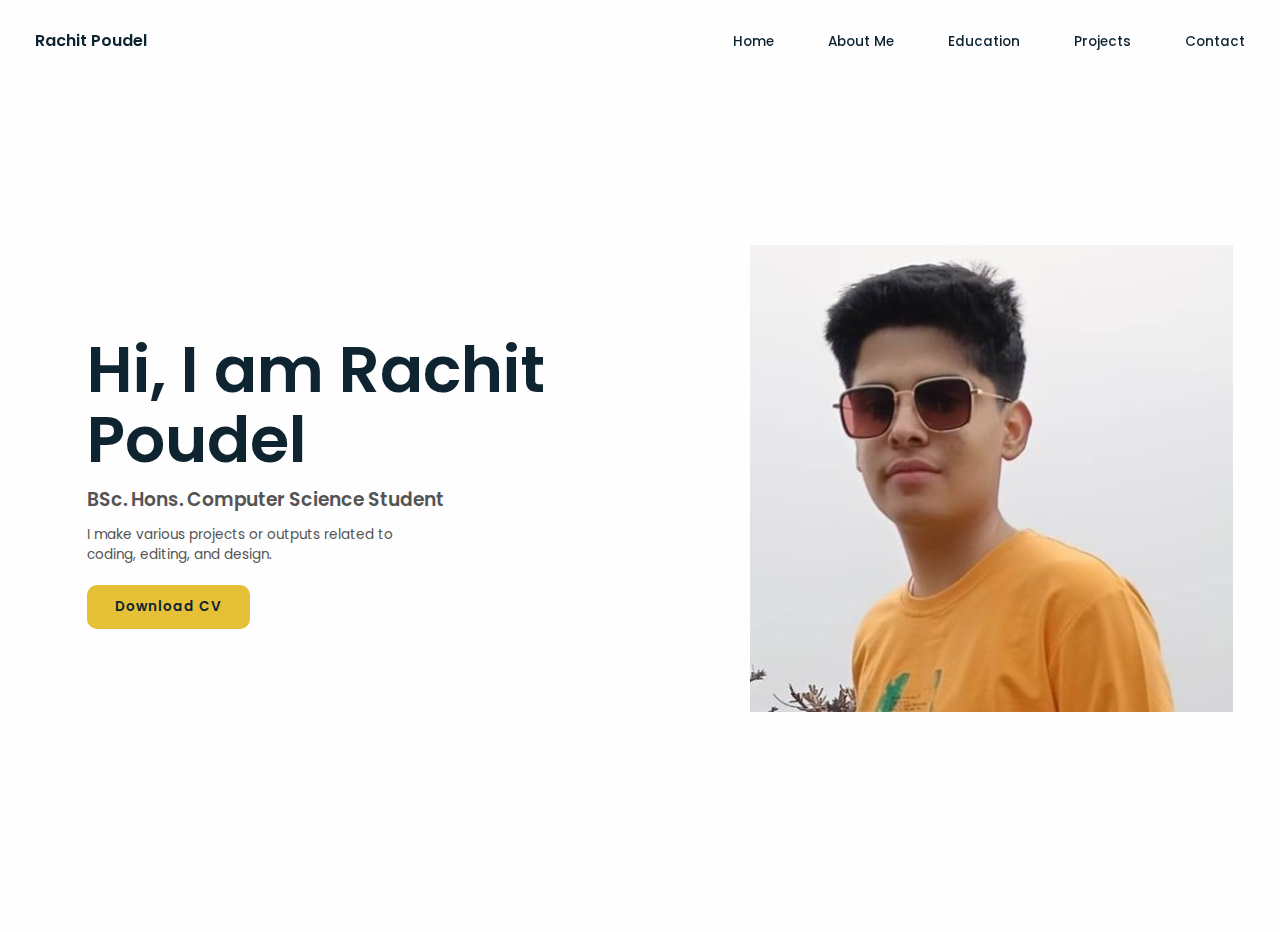
<file: index.html>
<!DOCTYPE html>
<html lang= "en" dir="ltr">
    <head>
        <meta charset= "utf-8">
        <meta name= "viewport" content = "width=device-width, initial-scale=1.0">
        <title> Personal Website</title>
        <link rel= "stylesheet" href="style.css">
        <script src="script.js">
        </script>  
    </head>
    <body>
        <header>
            <nav>
                <div class= "nav-bar">
                    <a href= "index.html" class="logo"> Rachit Poudel</a>
                    <div class= "navigation">
                        <div class= "nav-items">
                            <a href= "index.html">Home</a>
                            <a href= "about me.html">About Me</a>
                            <a href= "education.html">Education</a>
                            <a href= "projects.html">Projects</a>
                            <a href= "contact.html" class="contact">Contact</a>
                        </div>
                    </div>
                </div>
            </nav>
        </header>

        <section class="home flex-center" id="home">
        <div class = "home-container">
            <div class = "media-icons">
                <a href="https://www.facebook.com/rachit.poudel.50"><i class="fab fa-facebook-f"></i></a>
                <a href="https://github.com/rachitpoudel101"><i class="fa-brands fa-github"></i></a>
                <a href="https://rachit74.wordpress.com/"><i class="fa-brands fa-wordpress"></i></a>
            </div>
            <div class="info">
                <h2> Hi, I am Rachit Poudel</h2>
                <h3> BSc. Hons. Computer Science Student</h3>
                <p> I make various projects or outputs related to coding, editing, and design.</p>
                <a href="Rachit_cv.pdf" class= "btn"> Download CV<i class= "fas fa-download"></i></a>
            </div>
            <div class="home-img">
                <img src="Personal_pic1.0.jpg" alt="Rachit Poudel">
            </div>
        </div>
            <!-- <a href="about me.html" class="scroll-down"> Next Page <i class ="fas fa-arrow-right"></i></a> -->
        </section>        
    </body>
</html>
</file>
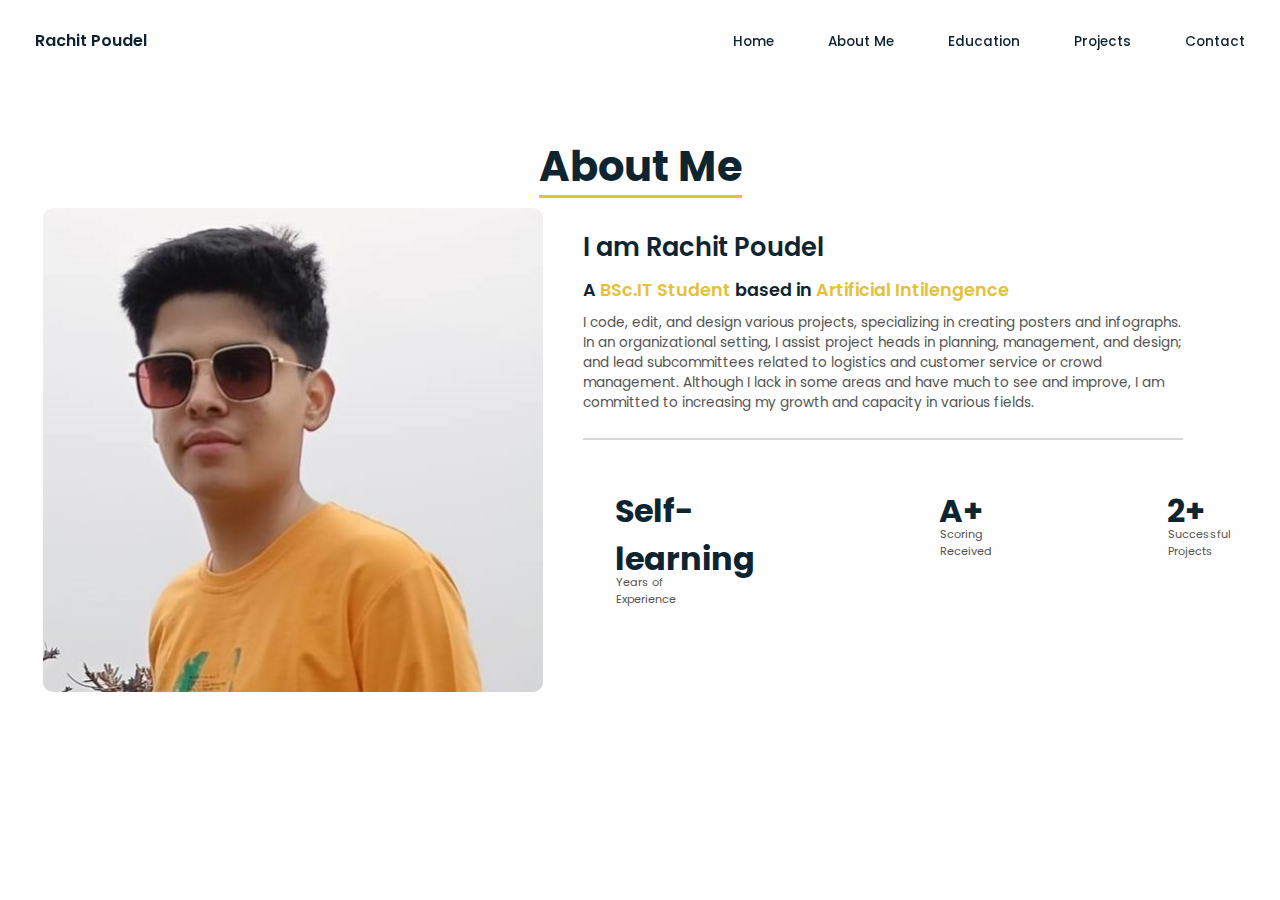
<file: about me.html>
<!DOCTYPE html>
<html lang= "en" dir="ltr">
    <head>
        <meta charset= "utf-8">
        <meta name= "viewport" content = "width=device-width, initial-scale=1.0">
        <title> Personal Website</title>
        <link rel= "stylesheet" href="style.css">
    </head>
    <body>
        <header>
            <nav>
                <div class= "nav-bar">
                    <a href= "index.html" class="logo"> Rachit Poudel </a>
                    <div class= "navigation">
                        <div class= "nav-items">
                            <a href= "index.html">Home</a>
                            <a href= "about me.html">About Me</a>
                            <a href= "education.html">Education</a>
                            <a href= "projects.html">Projects</a>
                            <a href= "contact.html" class="contact">Contact</a>
                        </div>
                    </div>
                </div>
            </nav>
        </header>

        <section class="about-me section" id= "about-me">
            <div class="container flex-center">
                <h1 class="section-title-01">About Me</h1>
                <div class= "content flex-center">
                    <div class = "about-me-img">
                        <img src="Personal_pic1.0.jpg" alt="Rachit Poudel">
                    </div>
                    <div class="about-me-info">
                        <div class="description">
                            <h3>I am Rachit Poudel</h3>
                            <h4> A <span>BSc.IT Student</span> based in <span>Artificial Intilengence</span></h4>
                            <p>I code, edit, and design various projects, specializing in creating posters and infographs. In an organizational setting, I assist project heads in planning, management, and design; and lead subcommittees related to logistics and customer service or crowd management. Although I lack in some areas and have much to see and improve, I am committed to increasing my growth and capacity in various fields.</p>
                        </div>
                        <ul class= "achievements-list">
                            <li class= "list-item">
                                <h3> Self-learning </h3>
                                <span> Years of <br> Experience </span>
                            </li>
                            <li class= "list-item">
                                <h3> A+ </h3>
                                <span> Scoring <br> Received </span>
                            </li>
                            <li class= "list-item">
                                <h3>2+</h3>
                                <span> Successful <br> Projects </span>
                            </li>
                        </ul>
                    </div>
                </div>
            </div>
        </section>
        <script src="script.js"></script>
    </body>
    </html>
</file>
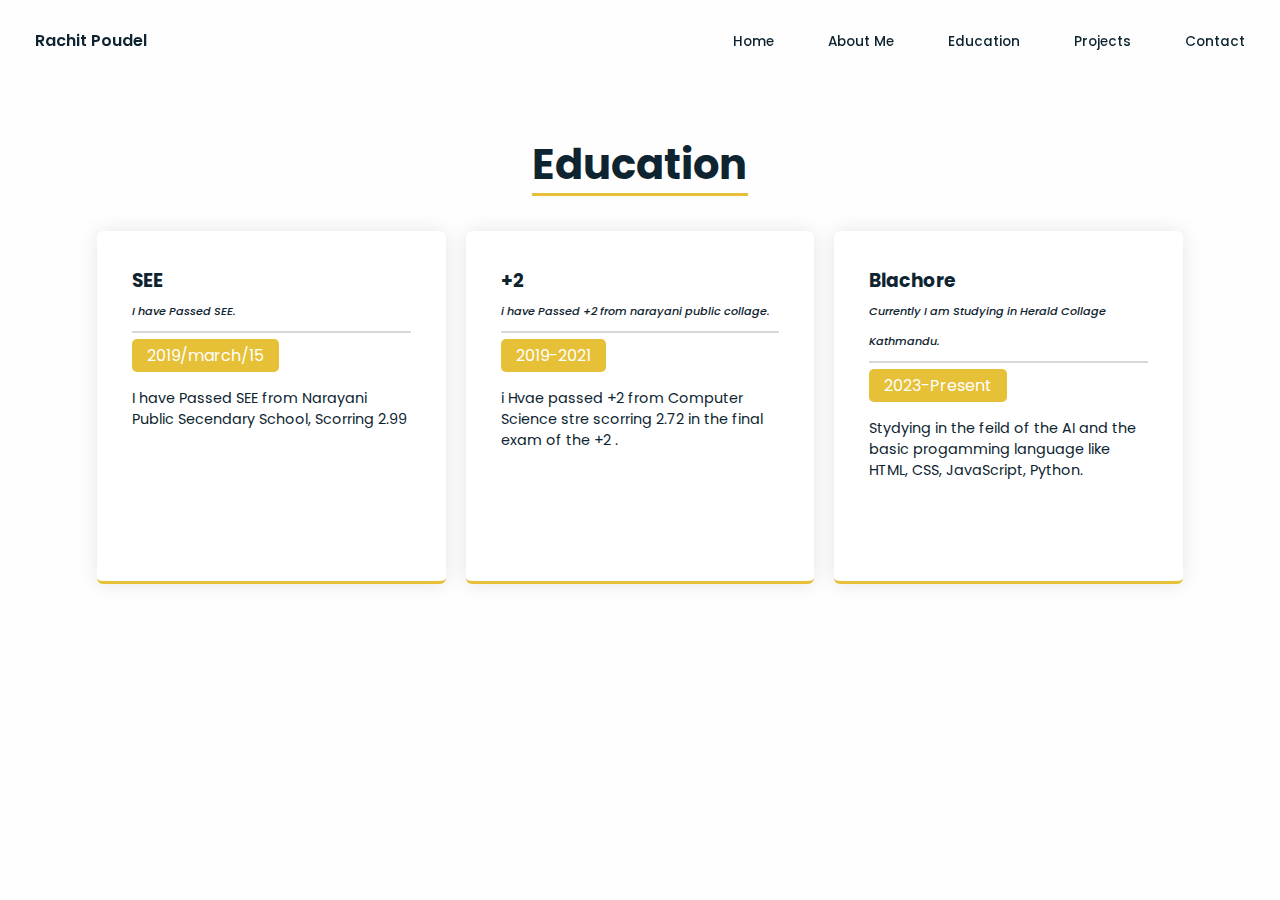
<file: education.html>
<!DOCTYPE html>
<html lang= "en" dir="ltr">
    <head>
        <meta charset= "utf-8">
        <meta name= "viewport" content = "width=device-width, initial-scale=1.0">
        <title> Personal Website</title>
        <link rel= "stylesheet" href="style.css">
    </head>
    <body>
        <header>
            <nav>
                <div class= "nav-bar">
                    <a href= "index.html" class="logo"> Rachit Poudel </a>
                    <div class= "navigation">
                        <div class= "nav-items">
                            <a href= "index.html">Home</a>
                            <a href= "about me.html">About Me</a>
                            <a href= "education.html">Education</a>
                            <a href= "projects.html">Projects</a>
                            <a href= "contact.html" class="contact">Contact</a>
                        </div>
                    </div>
                </div>
            </nav>
        </header>

        <section class="education section" id= "education">
            <div class="container flex-center">
                <h1 class="section-title-03">Education</h1>
                <div class= "content">
                    <div class="education-info">
                        <div class="education-card">
                            <div class= "upper1">
                                <h3>SEE</h3>
                                <h5>I have Passed SEE.</h5>
                            </div>
                            <div class="hr1"></div>
                                <h4><label>2019/march/15</label></h4>
                                <p>I have Passed SEE from Narayani Public Secendary School, Scorring 2.99</p>
                        </div>
                         <div class="education-card">
                            <div class= "upper1">
                                <h3> +2 </h3>
                                <h5> i have Passed +2 from narayani public collage.</h5>
                            </div>
                            <div class="hr1"></div>
                                <h4><label>2019-2021 </label></h4>
                                <p>i Hvae passed +2 from Computer Science stre scorring 2.72 in the final exam of the +2  .</p>
                        </div>
                         <div class="education-card">
                            <div class= "upper1">
                                <h3>Blachore</h3>
                                <h5>Currently I am Studying in Herald Collage Kathmandu.</h5>
                            </div>
                            <div class="hr1"></div>
                                <h4><label>2023-Present</label></h4>
                                <p>Stydying in the feild of the AI and the basic progamming language like HTML, CSS, JavaScript, Python.</p>
                        </div>
                    </div>
                </div>
            </div>
        </section>
        <script src="script.js"></script>
       
        <script type="text/javascript">
            $(window).on("scroll",function(){
                if ($(window).scrollTop()){
                    $('header').addClass('sticky');
                }
                else{
                    $('header').removeClass('sticky');
                }
            });          
        </script>
    </body>
</html>
</file>
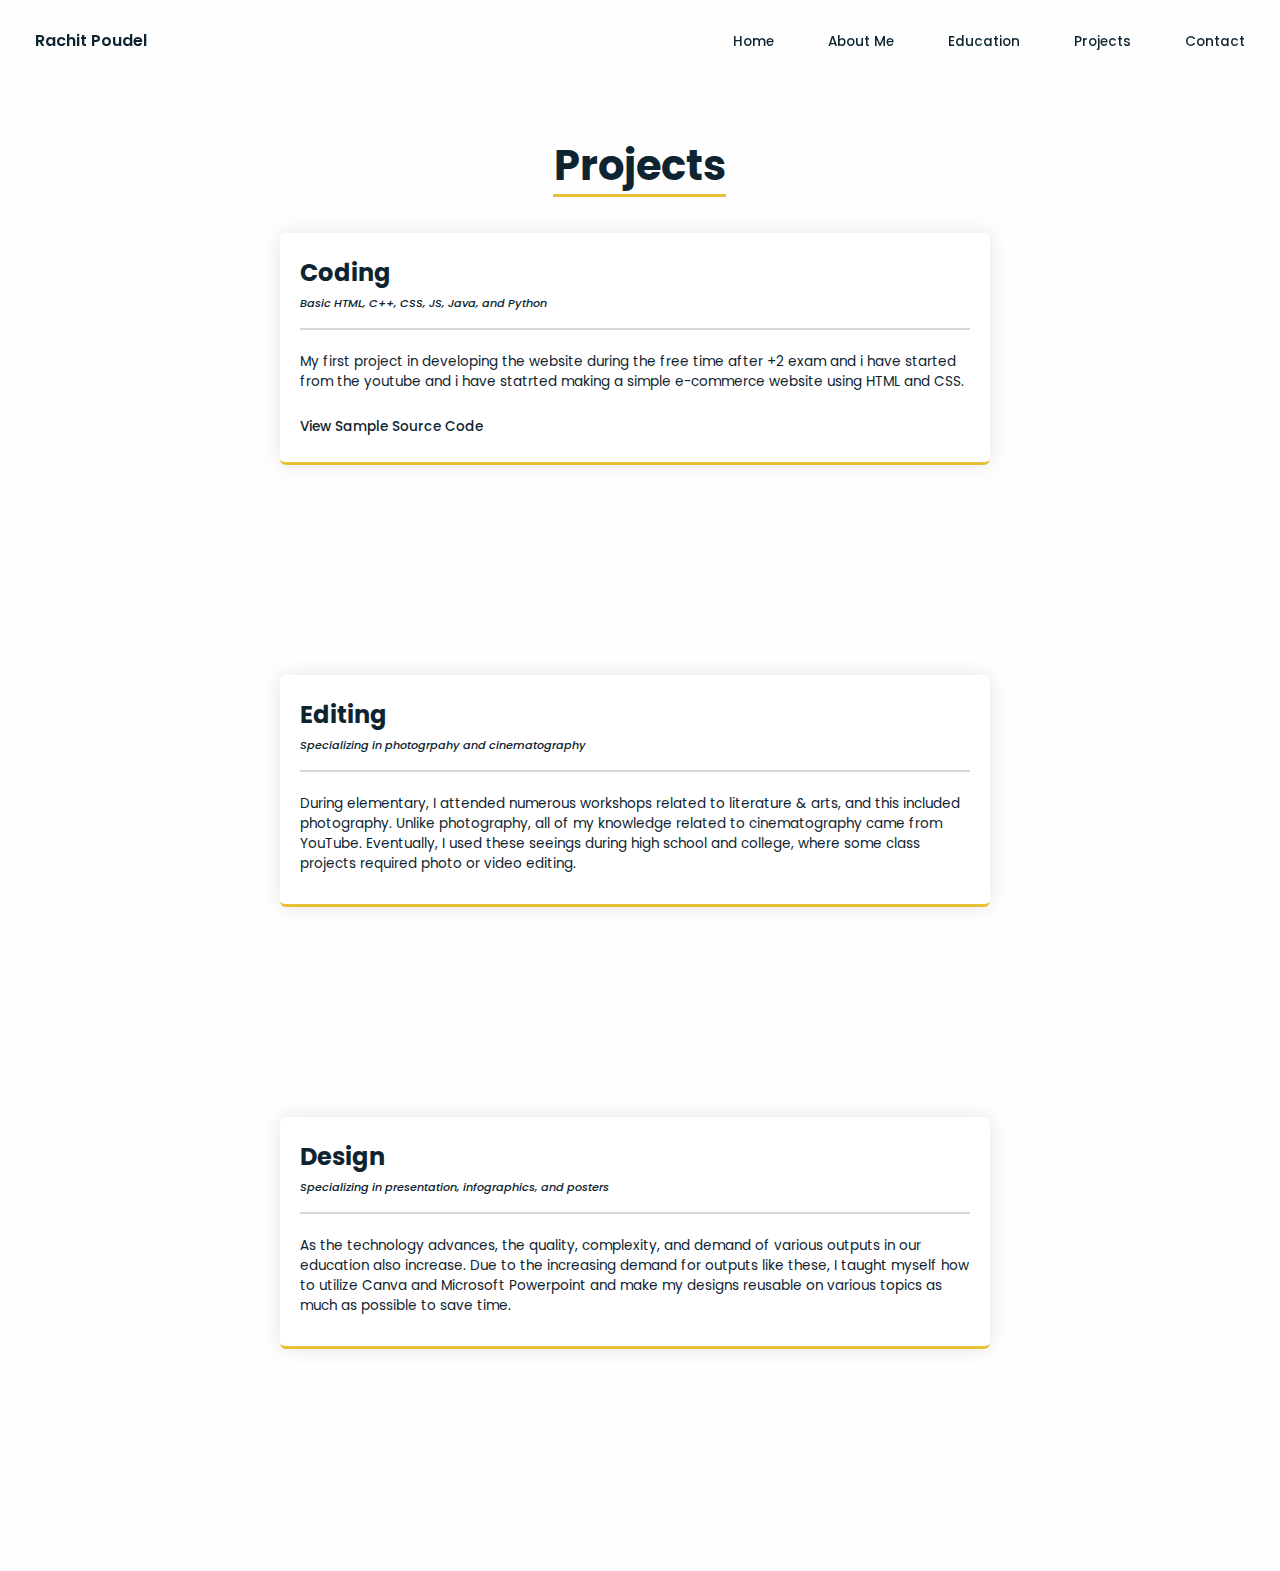
<file: projects.html>
<!DOCTYPE html>
<html lang= "en" dir="ltr">
    <head>
        <meta charset= "utf-8">
        <meta name= "viewport" content = "width=device-width, initial-scale=1.0">
        <title> Personal Website</title>
        <link rel= "stylesheet" href="style.css">
    </head>
    <body>
        <header>
            <nav>
                <div class= "nav-bar">
                    <a href= "index.html" class="logo">Rachit Poudel</a>
                    <div class= "navigation">
                        <div class= "nav-items">
                            <a href= "index.html">Home</a>
                            <a href= "about me.html">About Me</a>
                            <a href= "education.html">Education</a>
                            <a href= "projects.html">Projects</a>
                            <a href= "contact.html" class="contact">Contact</a>
                        </div>
                    </div>
                </div>
            </nav>
        </header>

        <section class="projects section" id="projects">
            <div class="container flex-center">
                <h1 class="section-title-02">Projects</h1>
                <div class="content">
                    <div class="projects-info">
                        <div class="projects-card">
                            <div class="upper">
                                <h3>Coding</h3>
                                <h5>Basic HTML, C++, CSS, JS, Java, and Python</h5>
                            </div>
                            <div class="hr"></div>
                            <p>My first project in developing the website  during the free time after +2 exam and i have started from the youtube and i have statrted making a simple e-commerce website using HTML and CSS.</p>
                            <h4><div class="see-more-btn"><a href="https://github.com/rachitpoudel101">View Sample Source Code <i class="fas fa-long-arrow-alt-right"></i></a></div></h4>
                        </div>
                        <div class="projects-card">
                            <div class="upper">
                                <h3>Editing</h3>
                                <h5>Specializing in photogrpahy and cinematography</h5>
                            </div>
                            <div class="hr"></div>
                            <p>During elementary, I attended numerous workshops related to literature & arts, and this included photography. Unlike photography, all of my knowledge related to cinematography came from YouTube. Eventually, I used these seeings during high school and college, where some class projects required photo or video editing.</p>
                            <h4><div class="see-more-btn"></i></div></h4>
                        </div>
                        <div class="projects-card">
                            <div class="upper">
                                <h3>Design</h3>
                                <h5>Specializing in presentation, infographics, and posters</h5>
                            </div>
                            <div class="hr"></div>
                            <p>As the technology advances, the quality, complexity, and demand of various outputs in our education also increase. Due to the increasing demand for outputs like these, I taught myself how to utilize Canva and Microsoft Powerpoint and make my designs reusable on various topics as much as possible to save time.</p>
                            <h4><div class="see-more-btn"></div></h4>
                        </div>
                    </div>
                </div>
            </div>
        </section>
        <script src="script.js"></script>          
    </body>
</html>
</file>
<file: style.css>
@import url('https://fonts.googleapis.com/css2?family=Poppins:ital,wght@0,100;0,200;0,300;0,400;0,500;0,600;0,700;0,800;0,900;1,100;1,200;1,300;1,400;1,500;1,600;1,700;1,800;1,900&display=swap');


*{
    margin: 0;
    padding: 0;
    box-sizing: border-box;
    font-family: 'Poppins', sans-serif;
}


:root{
    --first-color: #0e2431;
    --second-color: #e6c037;
    --third-color: #545454;

    --hover-color: #f0d05c;

    --body-bg-color: #fefefe;
    --card-bg-color: #fff;
    --modal-bg-color: #fff;
    --bg-transparent-color: rgba(0,0,0,0.1);
    --transparent-color-01: rgba(0,0,0,0.1);
    --transparent-color-02: rgba(106,89,209,0.1);
    --line-color: #d7d7d7;

    --box-shadow: 0px 0px 20px rgb(0 0 0 / 10%);

    --small-font-size: 70%;
    --normal-font-size: 85%;

    --scroll-bar-color: #c5cadf;
    --scroll-thumb-color: #70768a;
}



html{
    scroll-behavior: smooth;
}

body{
    color: var(--first-color);
    background: var(--body-bg-color);
    margin: 2rem 0 0 0;
    transition: .5s ease;
}

a{
    text-decoration: none;
}

li{
   list-style: none; 
}

::-webkit-scrollbar{
    width: 10px;
    background: var(--scroll-bar-color);
}

::-webkit-scrollbar-thumb{
    background: var(--scroll-thumb-color);
    border-radius: 2em;
}

header{
    z-index: 99999;
    width: 100%;
    position: fixed;
    top: 0;
    left: 0;
    backdrop-filter: blur(20px);
    transition: .6s ease;
}

header.sticky{
    background: rgba (255, 255, 255, 0.1);
    box-shadow: var(--box-shadow);
}

.nav-bar{
    position: relative;
    height: calc(4rem + 1rem);
    max-width: 1250px;
    display: flex;
    justify-content: space-between;
    align-items: center;
    margin-left: auto;
    margin-right: auto;
    padding: 0 20px;
    transition: .6s ease;
}

header.sticky .nav-bar{
    height: calc(2.5rem + 1rem);
}

.nav-bar .logo{
    color: var(--first-color);
    font-size: 1.3 em;
    font-weight: 600;
}

.nav-items a{
    color: var(--first-color);
    font-size: var(--normal-font-size);
    font-weight: 500;
}

.nav-items a:not(:last-child){
    margin-right: 50px;
}

.nav-items a:hover{
    color: var(--second-color);
}

.home{
    position: relative;
    max-width: 1250px;
    min-height: 100vh;
    margin-left: auto;
    margin-right: auto;
    padding: 4rem 2rem;
    flex-direction: column;
}

.home .home-container{
    display: flex;
    justify-content: space-between;
    align-items: center;
    width: 100%;
}

.home-container .media-icons{
    display: flex;
    flex-direction: column;
    margin-right: 40px;
}

.home-container .media-icons a{
    color: var(--second-color);
    font-size: 1.5 em;
    margin: 10px 0;
}

.home-container .media-icons a:hover{
    color: var(--hover-color);
}

.home-container .info h2{
    font-size: 4em;
    font-weight: 600;
    line-height: 70px;
}

.home-container .info h3{
    color: var(--third-color);
    font-feature-settings: 1.3 em;
    font-weight: 600;
    line-height: 50px;
}

.home-container .info p{
    color: var(--third-color);
    font-size: var(--normal-font-size);
    max-width: 350px;
    margin-bottom: 20px;
}

.btn{
    background: var(--second-color);
    color: #fff;
    font-size: var(--normal-font-size);    
    font-weight: 550;
    display: inline-block;
    margin-top: 25 px;
    padding:  12px 28px;
    letter-spacing: 1px;
    border-radius: 10px;
}

.btn:hover{
    background: var(--hover-color);
}

.home-container .home-img{
    position: relative;
}

.home-container .home-img img{
    width: 100%;
    transform: translate(0, 0);
}

.home .scroll-down{
    color: var(--first-color);
    font-size: var(--normal-font-size);
    font-weight: 500;
    margin-top: 20px;
}

.home .scroll-down i{
    color: var(--second-color);
    font-size: .8em;
    animation: arrow-right ease 2s infinite;
}

@keyframes arrow-right{
    0%{
        transform: translateX(0);
    }
    20%{
        transform: translateX(4px);
    }
}
.flex-center{
    display: flex;
    justify-content: center;
    align-items: center;
}

.section{
    position: relative;
    width: 1150px;
    margin-left: auto;
    margin-right: auto;
    padding: 6rem 2rem 2rem;
}

.sub-section{
    position: relative;
    width: 1150px;
    margin-left: auto;
    margin-right: auto;
    padding: 6rem 0;
}

.section-title-01{
    font-size: 260%;
    font-weight: 700;
    transform: translateY(-10px);
    margin-top: 17px;
}

.section-title-01:before{
    content: '';
    position: absolute;
    width: 203px;
    height: 3px;
    right: 0;
    bottom: 0;
    background: var(--second-color);
}

.container{
    position: relative;
    flex-direction: column;
}

.about-me .container .content{
    column-gap: 40px;
    width: 100%;
}

.about-me-img{
    position: relative;
}

.about-me-img img{
    max-width: 100%;
    min-width: 500px;
    border-radius: 10px;
}

.about-me-info .description{
    max-width: 600px;
}

.about-me-info .description h3{
    font-size: 160%;
    font-weight: 600;
    margin-bottom: 10px;
}

.about-me-info .description h4{
    font-size: 110%;
    font-weight: 600;
    margin-bottom: 10px;
}

.about-me-info .description h4 span{
    color: var(--second-color);
}

.about-me-info .description p{
    color: var(--third-color);
    font-size: var(--normal-font-size);
    margin-bottom: 15px;
    padding-bottom: 25px;
    border-bottom: 2px solid var(--line-color);
}

.about-me-info .achievements-list{
    display: flex;
    column-gap: 120px;
}

.about-me-info .achievements-list .list-item h3{
    font-size: 200%;
    font-weight: 700;
    margin: 32px;
}

.about-me-info .achievements-list .list-item span{
    color: var(--third-color);
    font-size: var(--small-font-size);
    display: flex;
    transform: translateY(-41px);
    margin-left: 33px;
    margin-bottom: 30px;
}

.section-title-02{
    font-size: 260%;
    font-weight: 700;
    transform: translateY(-16px);
    margin-top: 22px;
}

.section-title-02:before{
    content: '';
    position: absolute;
    width: 173px;
    height: 3px;
    right: 0;
    bottom: 0;
    background: var(--second-color);
}

.projects .container .content{
    width: 100%;
}

.projects-info{
    max-width: 70%;
    display: grid;
    grid-template-columns: repeat(auto-fill, minimax(300px, 1fr));
    gap: 0 px;
    margin: 0 auto;
}

.projects-info h4{
    margin-bottom: 20px;
}

.projects-info h4 btn{
    background: var(--second-color);
    color: #fff;
    font-size: var(--normal-font-size);
    font-weight: 400;
    display: inline-block;
    padding:  12px 28px;
    letter-spacing: 1px;
    border-radius: 10px;
}


.projects-card{
    background: var(--card-bg-color);
    border-bottom: 3px solid var(--second-color);
    padding: 10px 20px 5px 20px;
    border-radius: 6px;
    box-shadow: var(--box-shadow);
    transition: .3s ease;
    margin: 20px 30px 190px 20px;
}

.projects-card .upper{
    line-height: 30px;
}

.projects-card h3{
    margin-top: 15px;
    font-size: 150%;
    font-weight: 700;
}

.projects-card h5{
    font-size: var(--small-font-size);
    font-weight: 500;
    font-style: italic;
}

.projects-card h4{
    font-size: var(--normal-font-size);
    font-weight: 500;
    margin-top: 25px; 
}

.projects-card p{
    font-size: 85%;
}

.projects-card .hr{
    width: 100%;
    height: 2px;
    background: var(--line-color);
    margin: 10px 0 22px;
}

.projects-card:hover{
    transform: scale(1.03);
}

.projects-card.active{
    opacity:1;
    z-index: 1;
    transition-delay: 0ms;
}

.projects-card .see-more-btn{
    color: var(--first-color);
    cursor: pointer;
    transition: 1s ease;
}

.projects-card .see-more-btn i{
    transition: 1s ease;
}

.projects-card:hover .see-more-btn i{
    transform: translateX(5px);
}

a:link {
  color: var(--first-color);
}

a:hover {
  color: var(--second-color);
}

.service-modal{
    z-index: 999999;
    position: fixed;
    width: 100%;
    height: 100vh;
    top: 0;
    left: 0;
    background: var(--bg-transparent-color);
    backdrop-filter: blur(10px);
    visibility: hidden;
}

.service-modal-body{
    position: relative;
    background: var(--modal-bg-color);
    max-width: 600px;
    margin: 20px;
    padding: 40px;
    border-radius: 10px;
    box-shadow: var(--box-shadow);
}

.service .container .content{
    width: 100%;
}

.service-modal-body .modal-close-btn{
    position: absolute;
    top: 0;
    right: 0;
    margin: 20px;
    cursor: pointer;
}

.contact-form input, .contact-form textarea{
    border: none;
    color: var(--first-color);
    background: var(--transparent-color-02);
    font-size: var(--normal-font-size);
    margin-bottom: 20px;
    padding: 15px 40px 40px 20px;
    border-radius: 5px;
}

.contact-form textarea{
    width: "100%";
    resize: none;
}

::placeholder{
    color: var(--first-color);
}

.contact-form .first-row input{
    width: 100%;
}

.contact-form .second-row{
    display: flex;
    justify-content: space-between;
}

.contact-form .second-row input{
    width: 48%;
}

.contact-form .btn{
    border: none;
    margin-top: 0;
    border-radius: 5px;
    cursor: pointer;
}

.contact-message p{
    font-size: 100%;
    font-weight: 500;
    margin-bottom: 10px;
}

.education .container .content{
    width: 100%;
}

.section-title-03{
    font-size: 260%;
    font-weight: 700;
    transform: translateY(-15px);
    margin-top: 20px;
}

.section-title-03:before{
    content: '';
    position: absolute;
    width: 216px;
    height: 3px;
    right: 0;
    bottom: 0;
    background: var(--second-color);
}

.education-info{
    max-width: 100%;
    display: grid;
    grid-template-columns: repeat(auto-fill, minmax(300px, 1fr));
    gap: 20px;
    margin: 20px 0 120px auto;
}

.education-info h4{
    margin-top: 10px;
    margin-bottom: 20px;
}

.education-info h4 label{
    background: var(--second-color);
    color: #fff;
    font-size: var (--normal-font-size);
    font-weight: 400;
    padding: 5px 15px;
    border-radius: 5px;
}

.education-card{
    background: var(--card-bg-color);
    border-bottom: 3px solid var(--second-color);
    padding: 35px 35px 100px;
    border-radius: 6px;
    box-shadow: var(--box-shadow);
    transition: .3s ease;
}

.education-card .upper1{
    line-height: 30px;
}

.education-card h3{
    font-size: 1.3 em;
    font-weight: 700;
}

.education-card h5{
    font-size: var(--small-font-size);
    font-weight: 500;
    font-style: italic;
}

.education-card .hr1{
    width: 100%;
    height: 2px;
    background: var(--line-color);
    margin: 5px 0 10px;
}

.education-card:hover{
    transform: scale(1.03);
}

.education-card p{
    font-size: 90%;
    margin-top: 20px;
}

.section-title-04{
    font-size: 260%;
    font-weight: 700;
    transform: translateY(-15px);
    margin-top: 20px;
}

.section-title-04:before{
    content: '';
    position: absolute;
    width: 197px;
    height: 3px;
    right: 0;
    bottom: 0;
    background: var(--second-color);
}

.contact-info{
    max-width: 100%;
    display: grid;
    grid-template-columns: repeat(auto-fill, minmax(300px, 1fr));
    gap: 20px;
    margin: 20px 0 40px auto;
}

.contact-card{
    background: var(--card-bg-color);
    border-bottom: 3px solid var(--second-color);
    padding: 20px 35px 10px;
    border-radius: 6px;
    box-shadow: var(--box-shadow);
    transition: .3s ease;
}

.contact-card .upper2{
    line-height: 30px;
}

.contact-card h3{
    font-size: 130%;
    font-weight: 700;
}

.contact-card h5{
    font-size: var(--small-font-size);
    font-weight: 500;
    font-style: italic;
}

.btn2{
    background: var(--second-color);
    color: #fff;
    font-size: var(--normal-font-size);    
    font-weight: 550;
    display: inline-block;
    padding:  12px 28px;
    letter-spacing: 1px;
    border-radius: 10px;
    margin: 0 0 40px 55px;
}

.btn2:hover{
    background: var(--hover-color);
}
@media all and (max-width:770px) {
    :root{
        --body-bg-color: #b89292;
    }
    .home-container .info h2{
        font-size: 3em;
        font-weight: 600;
        line-height: 55px;
    }
    #contact.container.flex-centre{
        margin: 80px;
    }
    .about-me-img img {
        max-width: 0%;
        min-width: 0px;
        border-radius: 92px;
    }
    .about-me-info.description{
        max-width: 511px;
    }
    .about-me-info .achievements-list.list-item h3{
        font-size: 187%;
        font-weight: 700;
        margin: 41px;
    }
    .about-me-info .achievements-list{
        display: flex;
        column-gap: 29px;
    }
    .section{
        position: relative;
        width: 520px;
        margin-left: auto;
        margin-right: auto;
        padding: 6rem 2rem 2rem;
    }

}
</file>
